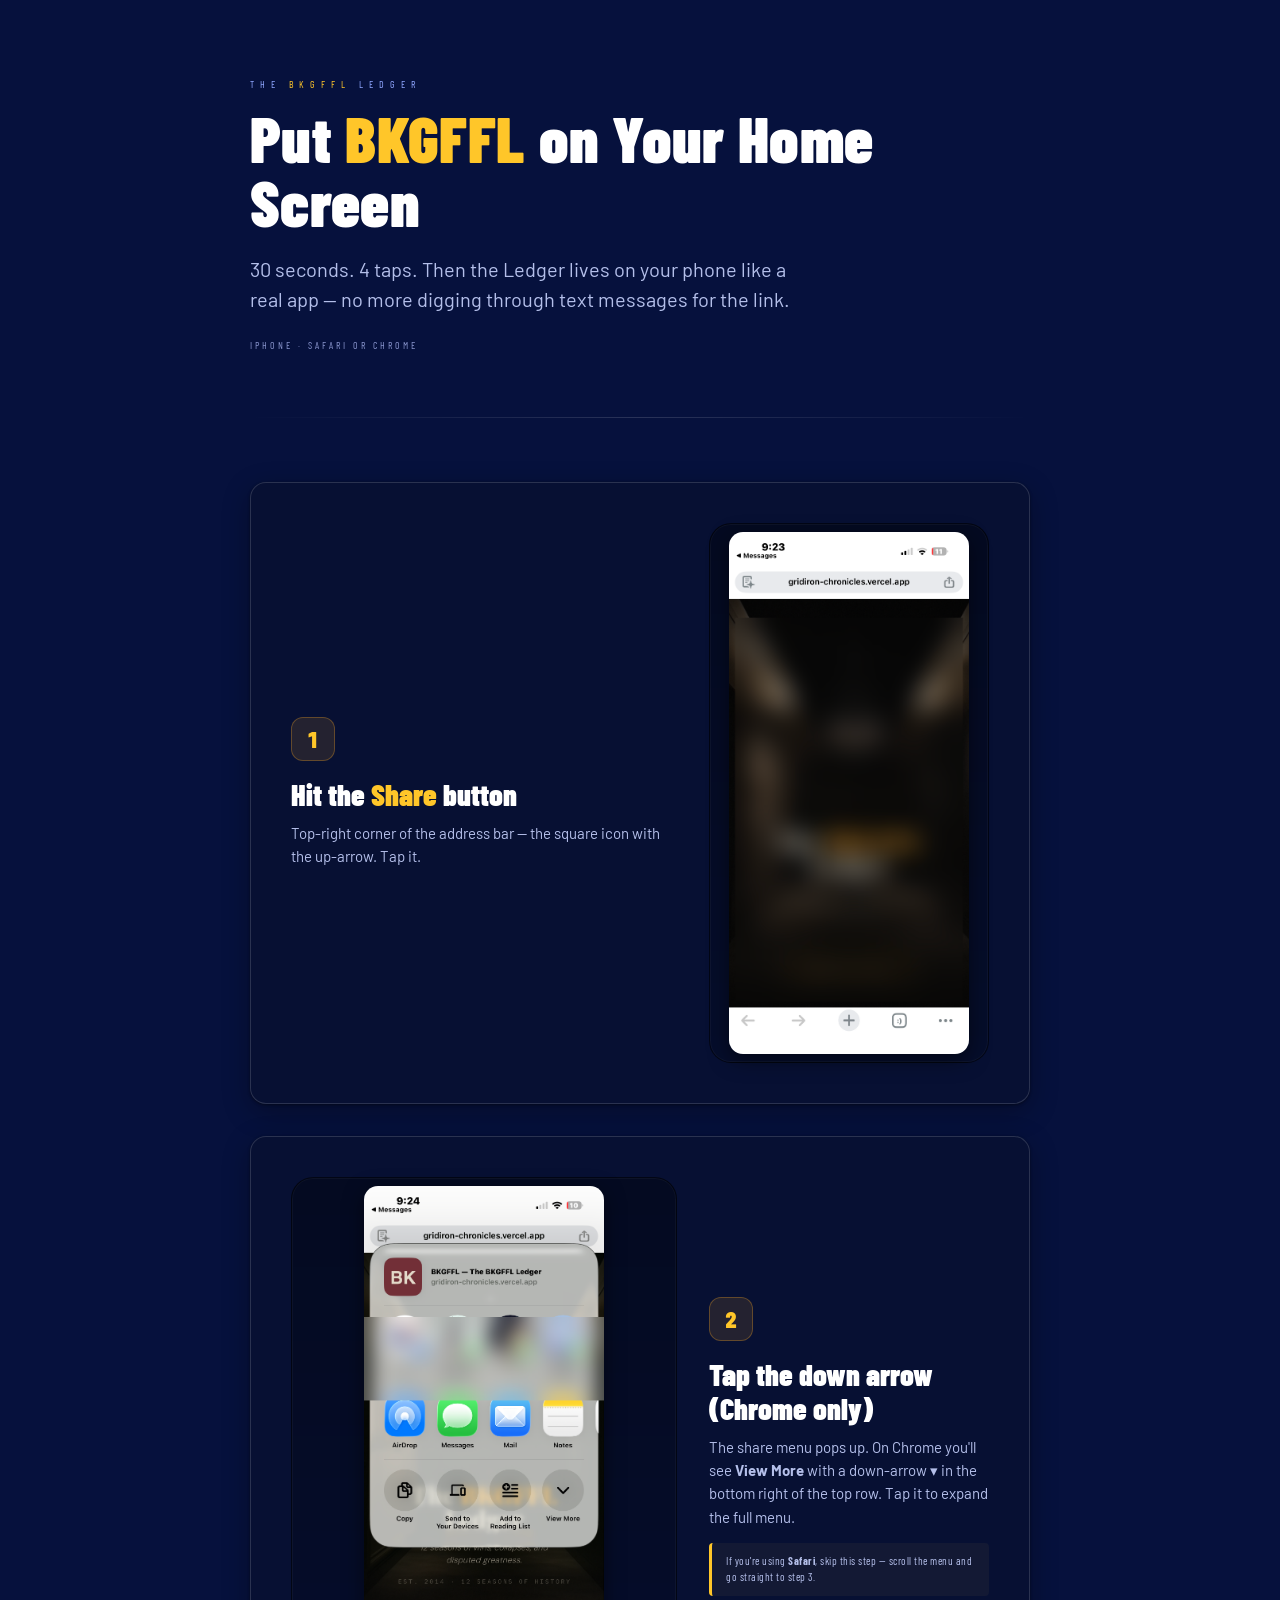
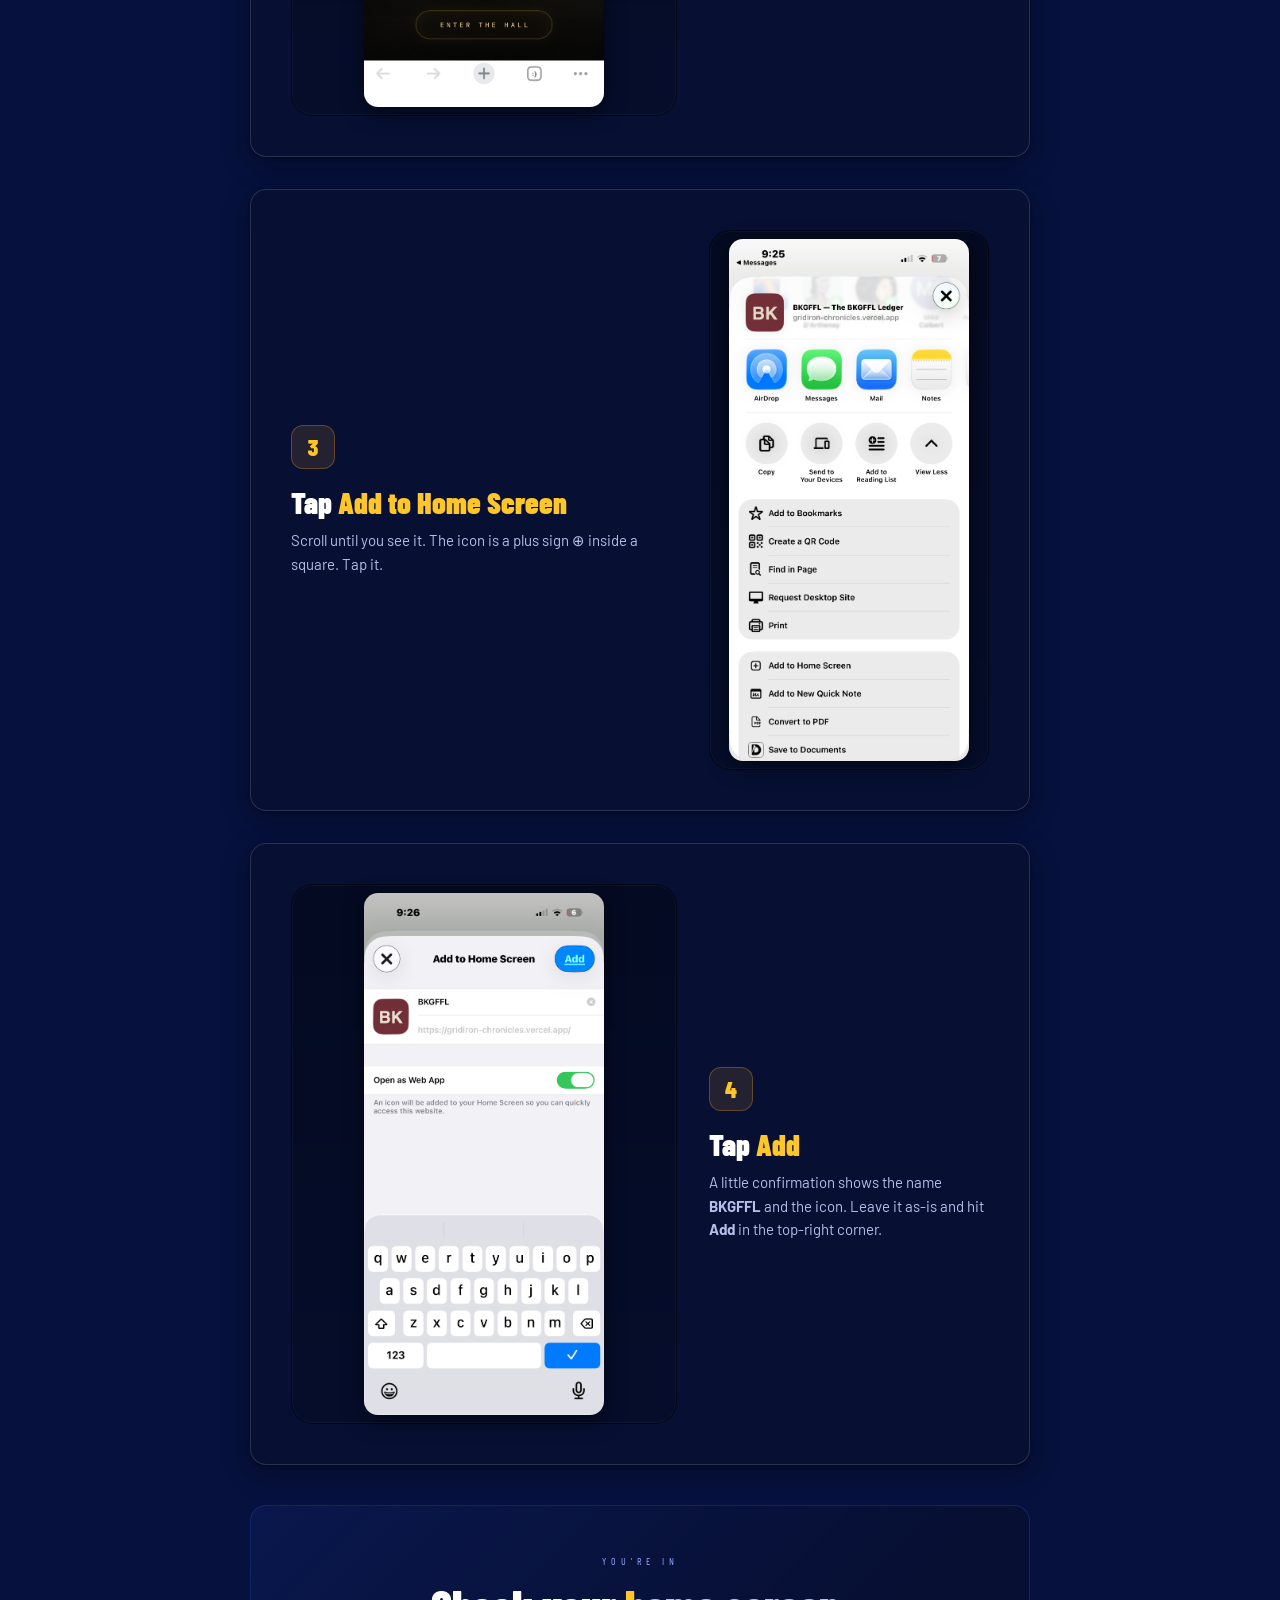
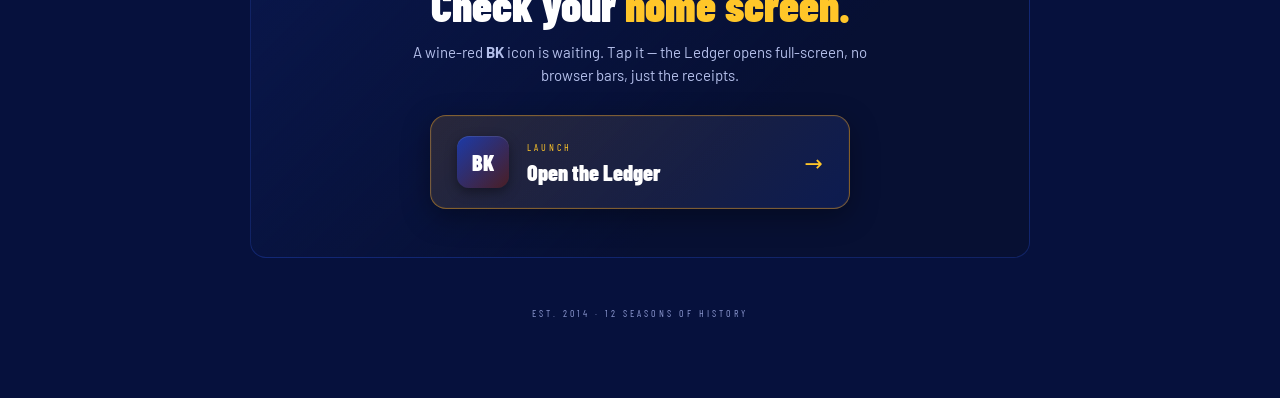
<file: install.html>
<!DOCTYPE html>
<html lang="en">
<head>
<meta charset="UTF-8">
<meta name="viewport" content="width=device-width, initial-scale=1">
<meta name="theme-color" content="#050C2B">
<title>Install · The BKGFFL Ledger</title>
<link href="https://fonts.googleapis.com/css2?family=Barlow+Condensed:ital,wght@0,600;0,700;1,800;1,900&family=Barlow:wght@400;500;700&display=swap" rel="stylesheet">
<style>
  :root {
    --wine:        #1C3AA8;
    --wine-bright: #8FA6FF;
    --bone:        #FFFFFF;
    --bone-dim:    #B4BFEA;
    --bone-muted:  #8894CC;
    --yellow:      #FFC629;
    --black:       #06113D;
    --card:        #071033;
    --card-elev:   #0D1A4D;
    --border:      rgba(255,255,255,0.14);
  }
  *, *::before, *::after { box-sizing:border-box; margin:0; padding:0; }
  html { scroll-behavior:smooth; -webkit-text-size-adjust:100%; }
  body {
    background:var(--black); color:var(--bone);
    font-family:'Barlow', system-ui, sans-serif;
    font-size:16px; font-weight:400; line-height:1.5;
    -webkit-font-smoothing:antialiased;
    min-height:100vh;
    padding:clamp(32px, 6vw, 80px) clamp(20px, 5vw, 60px);
  }
  .wrap { max-width:780px; margin:0 auto; }

  /* Header */
  .brand-eyebrow {
    font-family:'Barlow Condensed', sans-serif;
    font-size:10px; letter-spacing:6px;
    color:var(--wine-bright); text-transform:uppercase;
    margin-bottom:14px;
  }
  h1 {
    font-family:'Barlow Condensed', sans-serif; font-weight:900;
    font-size:clamp(36px, 7vw, 64px); line-height:1;
    letter-spacing:0.005em;
    font-variant-numeric:lining-nums tabular-nums;
  }
  h1 .yellow { color:var(--yellow); }
  .lede {
    font-family:'Barlow', sans-serif; font-weight:400;
    font-size:clamp(16px, 2.2vw, 20px); color:var(--bone-dim);
    margin-top:20px; max-width:560px;
  }
  .tiny-meta {
    font-family:'Barlow Condensed', sans-serif;
    font-size:10px; letter-spacing:3px;
    color:var(--bone-muted); text-transform:uppercase;
    margin-top:24px;
  }

  /* Prominent CTA card — sits inside the done section as the launch button */
  .hero-cta {
    display:flex; align-items:center; gap:18px;
    margin:28px auto 0;
    padding:20px 26px;
    background:linear-gradient(135deg, rgba(244,166,35,0.14) 0%, rgba(42,79,214,0.18) 100%);
    border:1px solid rgba(244,166,35,0.45);
    border-radius:16px;
    color:var(--bone);
    text-decoration:none;
    box-shadow:0 8px 28px rgba(0,0,0,0.35), 0 0 0 1px rgba(244,166,35,0.05) inset;
    transition:transform 0.18s ease, border-color 0.2s ease, box-shadow 0.2s ease;
    max-width:420px;
    text-align:left;
  }
  .hero-cta:hover {
    transform:translateY(-1px);
    border-color:rgba(244,166,35,0.8);
    box-shadow:0 12px 36px rgba(0,0,0,0.45), 0 0 0 1px rgba(244,166,35,0.1) inset;
  }
  .hero-cta-icon {
    flex-shrink:0;
    width:52px; height:52px; border-radius:12px;
    background:linear-gradient(135deg, var(--wine) 0%, #4a1e24 100%);
    display:flex; align-items:center; justify-content:center;
    font-family:'Barlow Condensed', sans-serif; font-weight:900;
    font-size:22px; color:var(--bone);
    letter-spacing:-0.02em;
    box-shadow:0 4px 12px rgba(0,0,0,0.4), inset 0 1px 0 rgba(255,255,255,0.1);
  }
  .hero-cta-body { flex:1; min-width:0; display:flex; flex-direction:column; }
  .hero-cta-label {
    font-family:'Barlow Condensed', sans-serif;
    font-size:10px; letter-spacing:3px;
    color:var(--yellow); text-transform:uppercase;
    margin-bottom:4px;
  }
  .hero-cta-title {
    font-family:'Barlow Condensed', sans-serif; font-weight:900;
    font-size:clamp(18px, 3vw, 22px); line-height:1.2;
    color:var(--bone);
  }
  .hero-cta-arrow {
    flex-shrink:0;
    font-size:22px; color:var(--yellow);
    transition:transform 0.2s ease;
  }
  .hero-cta:hover .hero-cta-arrow { transform:translateX(3px); }

  .divider {
    height:1px; margin:clamp(40px, 7vw, 64px) 0;
    background:linear-gradient(90deg, transparent, var(--border), transparent);
    border:0;
  }

  /* Step cards */
  .step {
    display:grid;
    grid-template-columns:1fr;
    gap:clamp(20px, 4vw, 32px);
    background:var(--card);
    border:1px solid var(--border);
    border-radius:16px;
    padding:clamp(24px, 5vw, 40px);
    margin-bottom:clamp(20px, 4vw, 32px);
    box-shadow:0 1px 3px rgba(0,0,0,0.4), 0 8px 28px rgba(0,0,0,0.3);
  }
  @media (min-width:720px) {
    .step { grid-template-columns:1fr 280px; align-items:center; }
    .step.reverse > *:first-child { order:2; }
  }

  .step-copy { min-width:0; }
  .step-num {
    display:inline-flex; align-items:center; justify-content:center;
    width:44px; height:44px; border-radius:12px;
    background:rgba(244,166,35,0.12); border:1px solid rgba(244,166,35,0.3);
    color:var(--yellow);
    font-family:'Barlow Condensed', sans-serif; font-weight:900;
    font-size:22px; line-height:1;
    margin-bottom:16px;
    font-variant-numeric:lining-nums tabular-nums;
  }
  .step-title {
    font-family:'Barlow Condensed', sans-serif; font-weight:900;
    font-size:clamp(22px, 3.5vw, 30px); line-height:1.15;
    color:var(--bone);
    margin-bottom:10px;
  }
  .step-title .yellow { color:var(--yellow); }
  .step-desc {
    font-size:15px; color:var(--bone-dim); line-height:1.55;
    max-width:420px;
  }
  .step-note {
    margin-top:14px; padding:10px 14px;
    background:rgba(201,168,76,0.06);
    border-left:3px solid var(--yellow);
    border-radius:4px;
    font-family:'Barlow Condensed', sans-serif;
    font-size:11px; letter-spacing:0.5px;
    color:var(--bone-dim); line-height:1.5;
  }

  /* Screenshots */
  .step-img-wrap {
    display:flex; justify-content:center; align-items:center;
    padding:8px;
    background:linear-gradient(180deg, rgba(0,0,0,0.35) 0%, rgba(0,0,0,0.15) 100%);
    border:1px solid rgba(0,0,0,0.5);
    border-radius:22px;
    box-shadow:inset 0 0 0 1px rgba(232,220,200,0.04);
  }
  .step-img {
    width:100%; max-width:240px; height:auto;
    display:block; border-radius:14px;
    box-shadow:0 6px 20px rgba(0,0,0,0.5);
  }

  /* Done callout */
  .done {
    text-align:center;
    padding:clamp(32px, 6vw, 48px) 24px;
    background:linear-gradient(135deg, rgba(42,79,214,0.10) 0%, var(--card) 65%);
    border:1px solid rgba(42,79,214,0.3);
    border-radius:16px;
    margin-top:clamp(24px, 5vw, 40px);
  }
  .done-eyebrow {
    font-family:'Barlow Condensed', sans-serif;
    font-size:10px; letter-spacing:5px;
    color:var(--wine-bright); text-transform:uppercase;
    margin-bottom:14px;
  }
  .done-title {
    font-family:'Barlow Condensed', sans-serif; font-weight:900;
    font-size:clamp(28px, 5vw, 44px); line-height:1;
    color:var(--bone);
  }
  .done-title .yellow { color:var(--yellow); }
  .done-desc {
    font-size:15px; color:var(--bone-dim);
    margin-top:14px; max-width:460px; margin-left:auto; margin-right:auto;
    line-height:1.55;
  }
  .footer {
    margin-top:clamp(32px, 5vw, 48px);
    text-align:center;
    font-family:'Barlow Condensed', sans-serif;
    font-size:10px; letter-spacing:3px;
    color:var(--bone-muted); text-transform:uppercase;
  }
</style>
</head>
<body>
  <div class="wrap">
    <header>
      <div class="brand-eyebrow">The <span style="color:var(--yellow)">BKGFFL</span> Ledger</div>
      <h1>Put <span class="yellow">BKGFFL</span> on Your Home Screen</h1>
      <p class="lede">30 seconds. 4 taps. Then the Ledger lives on your phone like a real app — no more digging through text messages for the link.</p>
      <div class="tiny-meta">iPhone · Safari or Chrome</div>
    </header>

    <hr class="divider">

    <!-- STEP 1 -->
    <div class="step">
      <div class="step-copy">
        <div class="step-num">1</div>
        <div class="step-title">Hit the <span class="yellow">Share</span> button</div>
        <p class="step-desc">Top-right corner of the address bar — the square icon with the up-arrow. Tap it.</p>
      </div>
      <div class="step-img-wrap">
        <img class="step-img" src="assets/install/step-2-share.png" alt="Ledger homepage open with share icon in top right" loading="lazy">
      </div>
    </div>

    <!-- STEP 2 -->
    <div class="step reverse">
      <div class="step-copy">
        <div class="step-num">2</div>
        <div class="step-title">Tap the down arrow (Chrome only)</div>
        <p class="step-desc">The share menu pops up. On Chrome you'll see <strong>View More</strong> with a down-arrow ▾ in the bottom right of the top row. Tap it to expand the full menu.</p>
        <div class="step-note">If you're using <strong>Safari</strong>, skip this step — scroll the menu and go straight to step 3.</div>
      </div>
      <div class="step-img-wrap">
        <img class="step-img" src="assets/install/step-3-viewmore.png" alt="Share menu showing View More down-arrow" loading="lazy">
      </div>
    </div>

    <!-- STEP 3 -->
    <div class="step">
      <div class="step-copy">
        <div class="step-num">3</div>
        <div class="step-title">Tap <span class="yellow">Add to Home Screen</span></div>
        <p class="step-desc">Scroll until you see it. The icon is a plus sign ⊕ inside a square. Tap it.</p>
      </div>
      <div class="step-img-wrap">
        <img class="step-img" src="assets/install/step-4-addhome.png" alt="Expanded share sheet showing Add to Home Screen" loading="lazy">
      </div>
    </div>

    <!-- STEP 4 -->
    <div class="step reverse">
      <div class="step-copy">
        <div class="step-num">4</div>
        <div class="step-title">Tap <span class="yellow">Add</span></div>
        <p class="step-desc">A little confirmation shows the name <strong>BKGFFL</strong> and the icon. Leave it as-is and hit <strong>Add</strong> in the top-right corner.</p>
      </div>
      <div class="step-img-wrap">
        <img class="step-img" src="assets/install/step-5-add.png" alt="Add to Home Screen confirmation dialog" loading="lazy">
      </div>
    </div>

    <!-- DONE -->
    <div class="done">
      <div class="done-eyebrow">You're In</div>
      <div class="done-title">Check your <span class="yellow">home screen.</span></div>
      <p class="done-desc">A wine-red <strong>BK</strong> icon is waiting. Tap it — the Ledger opens full-screen, no browser bars, just the receipts.</p>
      <a class="hero-cta" href="/">
        <span class="hero-cta-icon">BK</span>
        <span class="hero-cta-body">
          <span class="hero-cta-label">Launch</span>
          <span class="hero-cta-title">Open the Ledger</span>
        </span>
        <span class="hero-cta-arrow">→</span>
      </a>
    </div>

    <div class="footer">EST. 2014 · 12 Seasons of History</div>
  </div>
</body>
</html>
</file>
